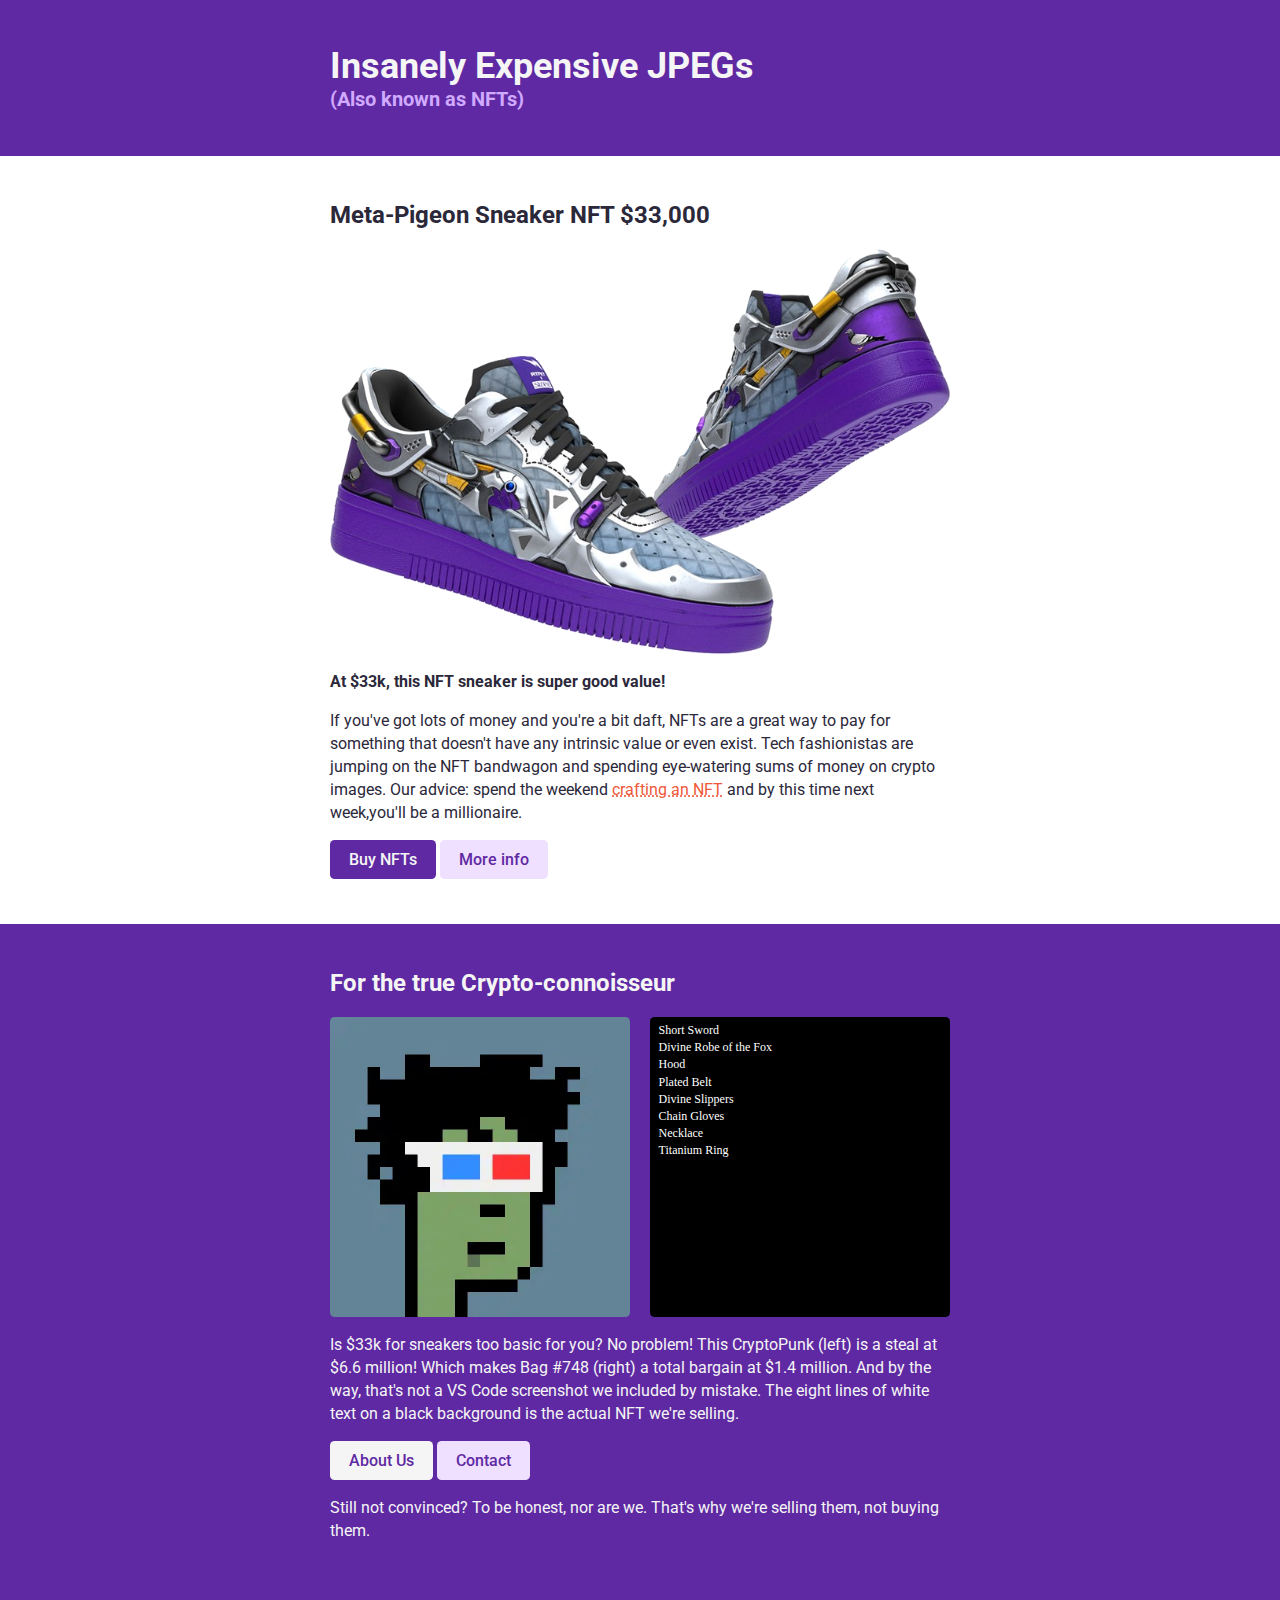
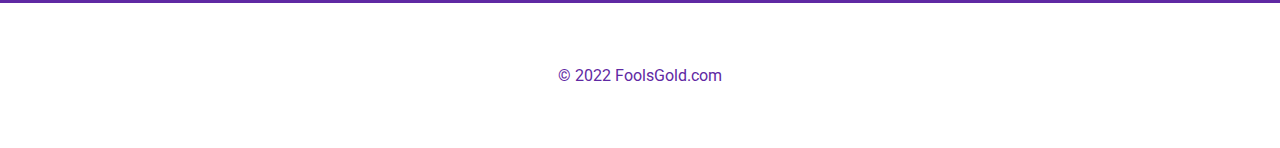
<file: 1-NFT Site/index.html>
<html>

<head>
	<link rel="preconnect" href="https://fonts.googleapis.com">
	<link rel="preconnect" href="https://fonts.gstatic.com" crossorigin>
	<link href="https://fonts.googleapis.com/css2?family=Roboto:wght@400;500;700&display=swap" rel="stylesheet">
	<link rel="stylesheet" href="index.css">
</head>

<body>
	<header>
		<div class="container">
			<h1>Insanely Expensive JPEGs</h1>
			<h3>(Also known as NFTs)</h3>
		</div>
	</header>
		<main>
			<section>
				<div class="container">
					<h2>Meta-Pigeon Sneaker NFT $33,000</h2>
					<img  src="images/sneakers-purple.png" alt="Purple and silver sneakers" class="main-image">
					<p><strong>At $33k, this NFT sneaker is super good value!</strong></p>
					<p>If you've got lots of money and you're a bit daft, NFTs are a great way to pay for something that doesn't have any intrinsic value or even exist. Tech fashionistas are jumping on the NFT bandwagon and spending eye-watering sums of money on crypto images. Our advice: spend the weekend <a href="">crafting an NFT</a> and by this time next week,you'll be a millionaire.</p>
					<a href="#" class="btn btn-dark">Buy NFTs</a>
					<a href="#" class="btn btn-mid">More info</a>
				</div>
			</section>
			
			<section class="section-two">
				<div class="container">
					<h2>For the true Crypto-connoisseur</h2>
					<div class="section-two-image-container">
						<img src="images/crypto-punk.jpg" alt="punk with blach hair and red and blue glasses" class="feature-image">
						<img src="images/bag.svg" alt="Seven items from a game listed in white on a black background" class="feature-image">
					</div>
					<p>Is $33k for sneakers too basic for you? No problem! This CryptoPunk (left) is a steal at $6.6 million! Which makes Bag #748 (right) a total bargain at $1.4 million. And by the way, that's not a VS Code screenshot we included by mistake. The eight lines of white text on a black background is the actual NFT we're selling.</p>
					<a href="#" class="btn btn-light">About Us</a>
					<a href="#" class="btn btn-mid">Contact</a>
					<p>Still not convinced? To be honest, nor are we. That's why we're selling them, not buying them.</p>
				</div>
			</section>
			
			<footer>
				<p>&copy; 2022 FoolsGold.com</p>
			</footer>
		</main>
	</body>

</html>
</file>
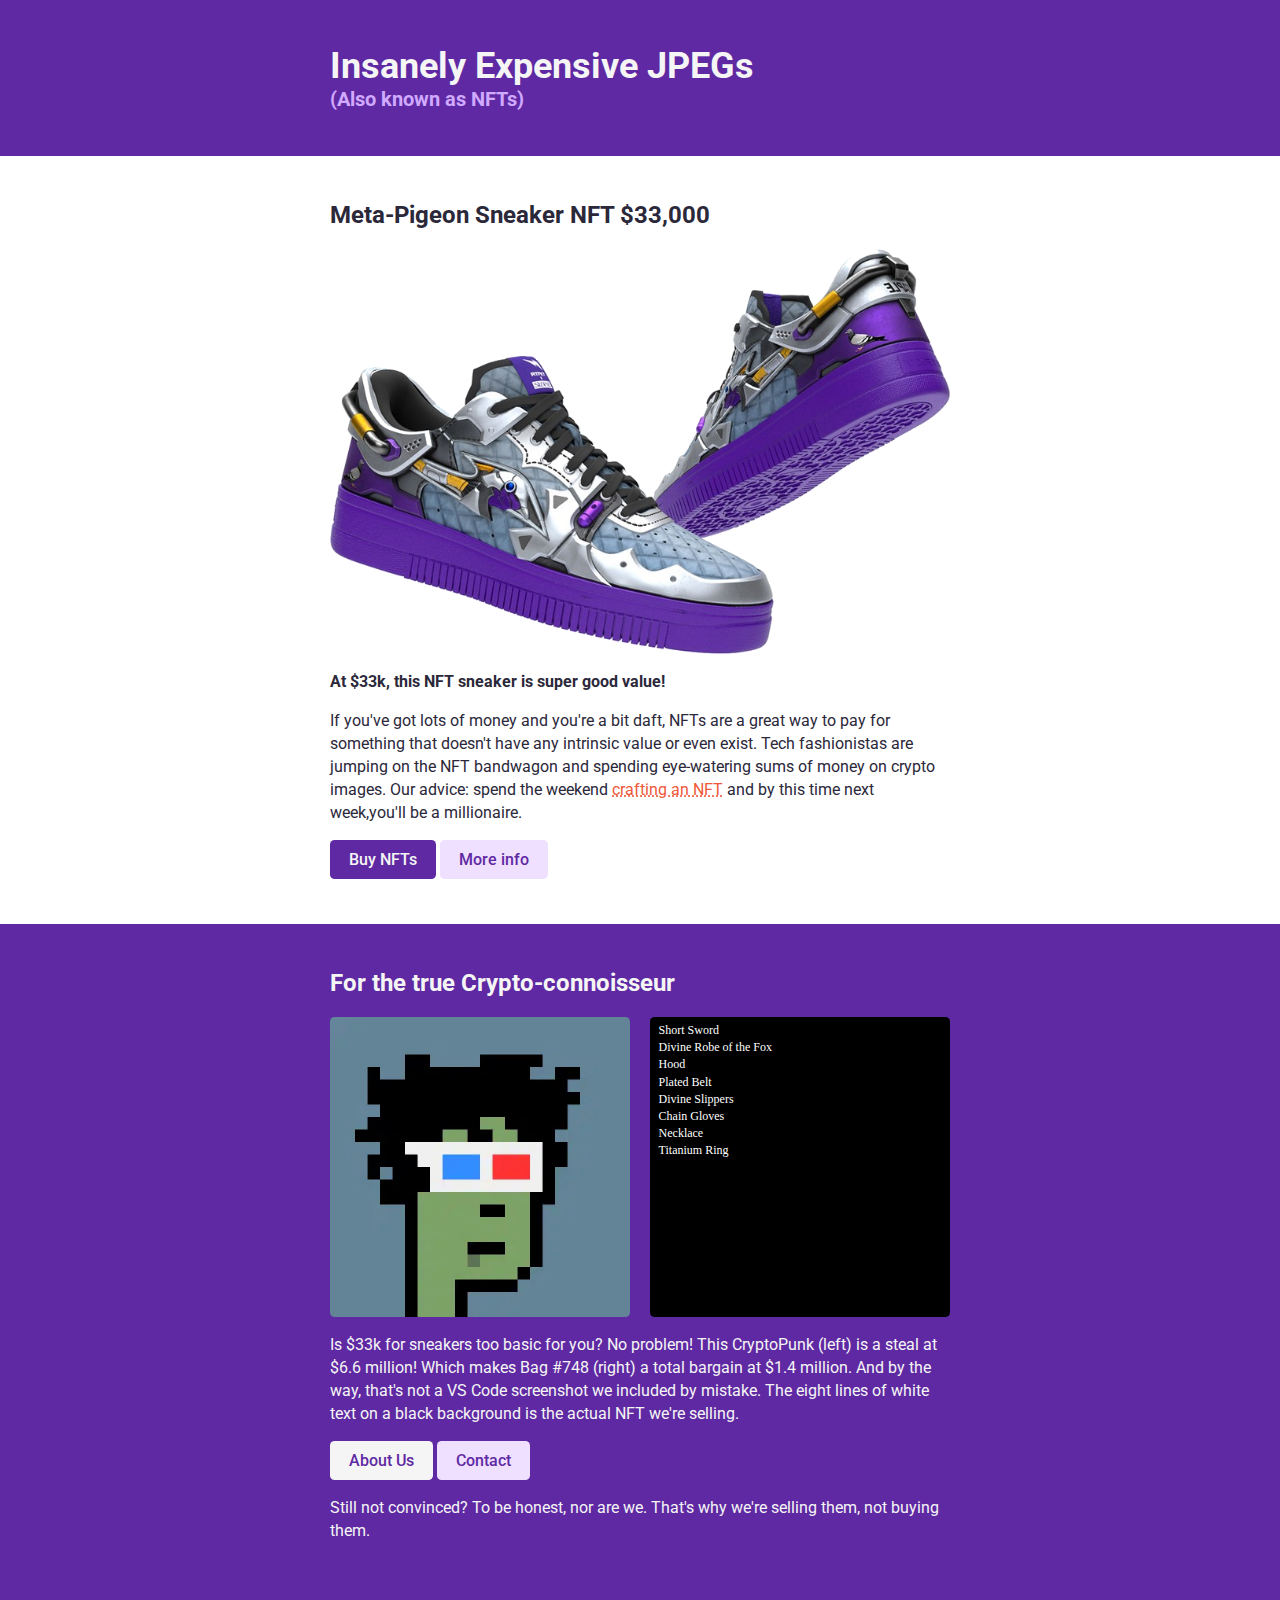
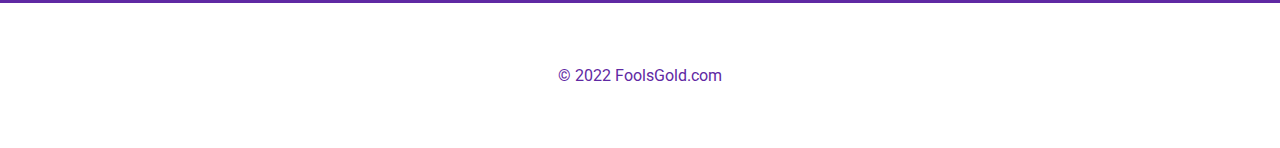
<file: 1-NFT-site/index.html>
<html>

<head>
	<link rel="preconnect" href="https://fonts.googleapis.com">
	<link rel="preconnect" href="https://fonts.gstatic.com" crossorigin>
	<link href="https://fonts.googleapis.com/css2?family=Roboto:wght@400;500;700&display=swap" rel="stylesheet">
	<link rel="stylesheet" href="index.css">
</head>

<body>
	<header>
		<div class="container">
			<h1>Insanely Expensive JPEGs</h1>
			<h3>(Also known as NFTs)</h3>
		</div>
	</header>
		<main>
			<section>
				<div class="container">
					<h2>Meta-Pigeon Sneaker NFT $33,000</h2>
					<img  src="images/sneakers-purple.png" alt="Purple and silver sneakers" class="main-image">
					<p><strong>At $33k, this NFT sneaker is super good value!</strong></p>
					<p>If you've got lots of money and you're a bit daft, NFTs are a great way to pay for something that doesn't have any intrinsic value or even exist. Tech fashionistas are jumping on the NFT bandwagon and spending eye-watering sums of money on crypto images. Our advice: spend the weekend <a href="">crafting an NFT</a> and by this time next week,you'll be a millionaire.</p>
					<a href="#" class="btn-dark">Buy NFTs</a>
					<a href="#" class="btn-mid">More info</a>
				</div>
			</section>
			
			<section class="section-two">
				<div class="container">
					<h2>For the true Crypto-connoisseur</h2>
					<div class="section-two-image-container">
						<img src="images/crypto-punk.jpg" alt="punk with blach hair and red and blue glasses" class="feature-image">
						<img src="images/bag.svg" alt="Seven items from a game listed in white on a black background" class="feature-image">
					</div>
					<p>Is $33k for sneakers too basic for you? No problem! This CryptoPunk (left) is a steal at $6.6 million! Which makes Bag #748 (right) a total bargain at $1.4 million. And by the way, that's not a VS Code screenshot we included by mistake. The eight lines of white text on a black background is the actual NFT we're selling.</p>
					<a href="#" class="btn-light">About Us</a>
					<a href="#" class="btn-mid">Contact</a>
					<p>Still not convinced? To be honest, nor are we. That's why we're selling them, not buying them.</p>
				</div>
			</section>
			
			<footer>
				<p>&copy; 2022 FoolsGold.com</p>
			</footer>
		</main>
	</body>

</html>
</file>
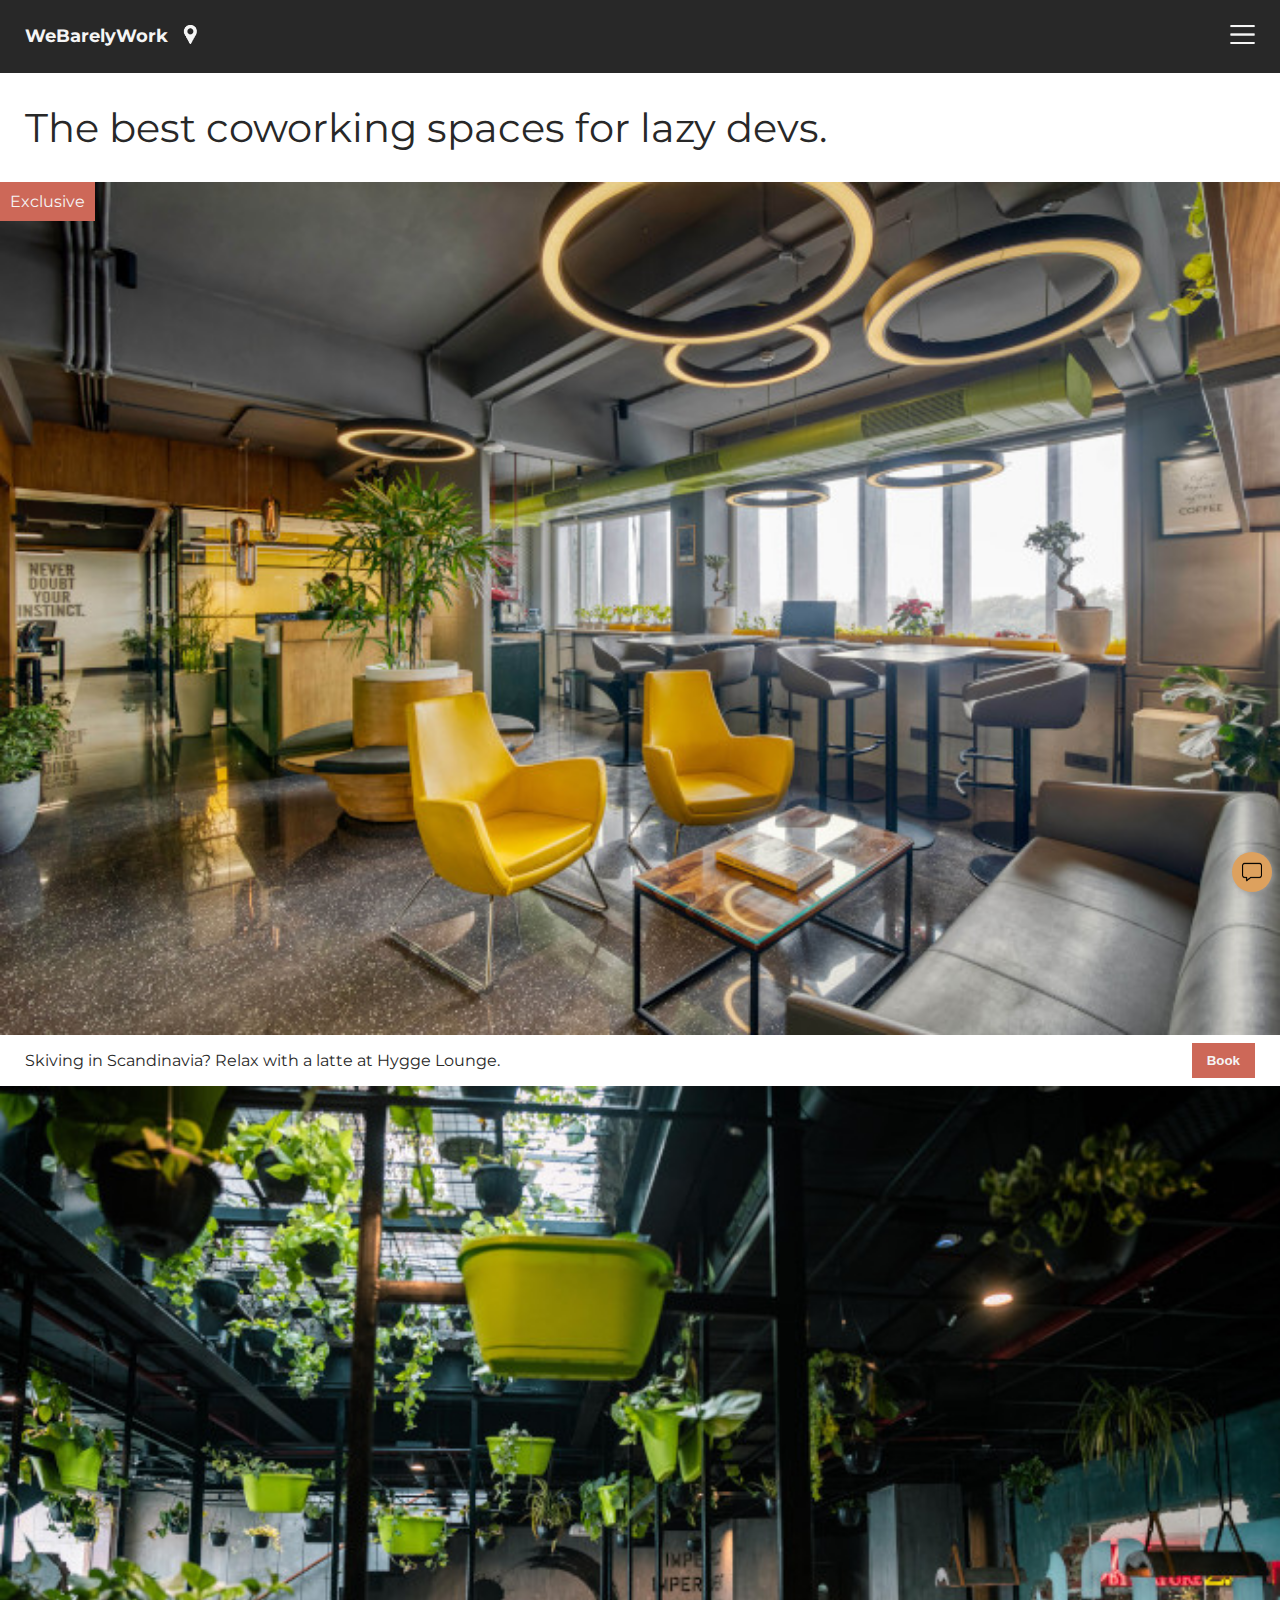
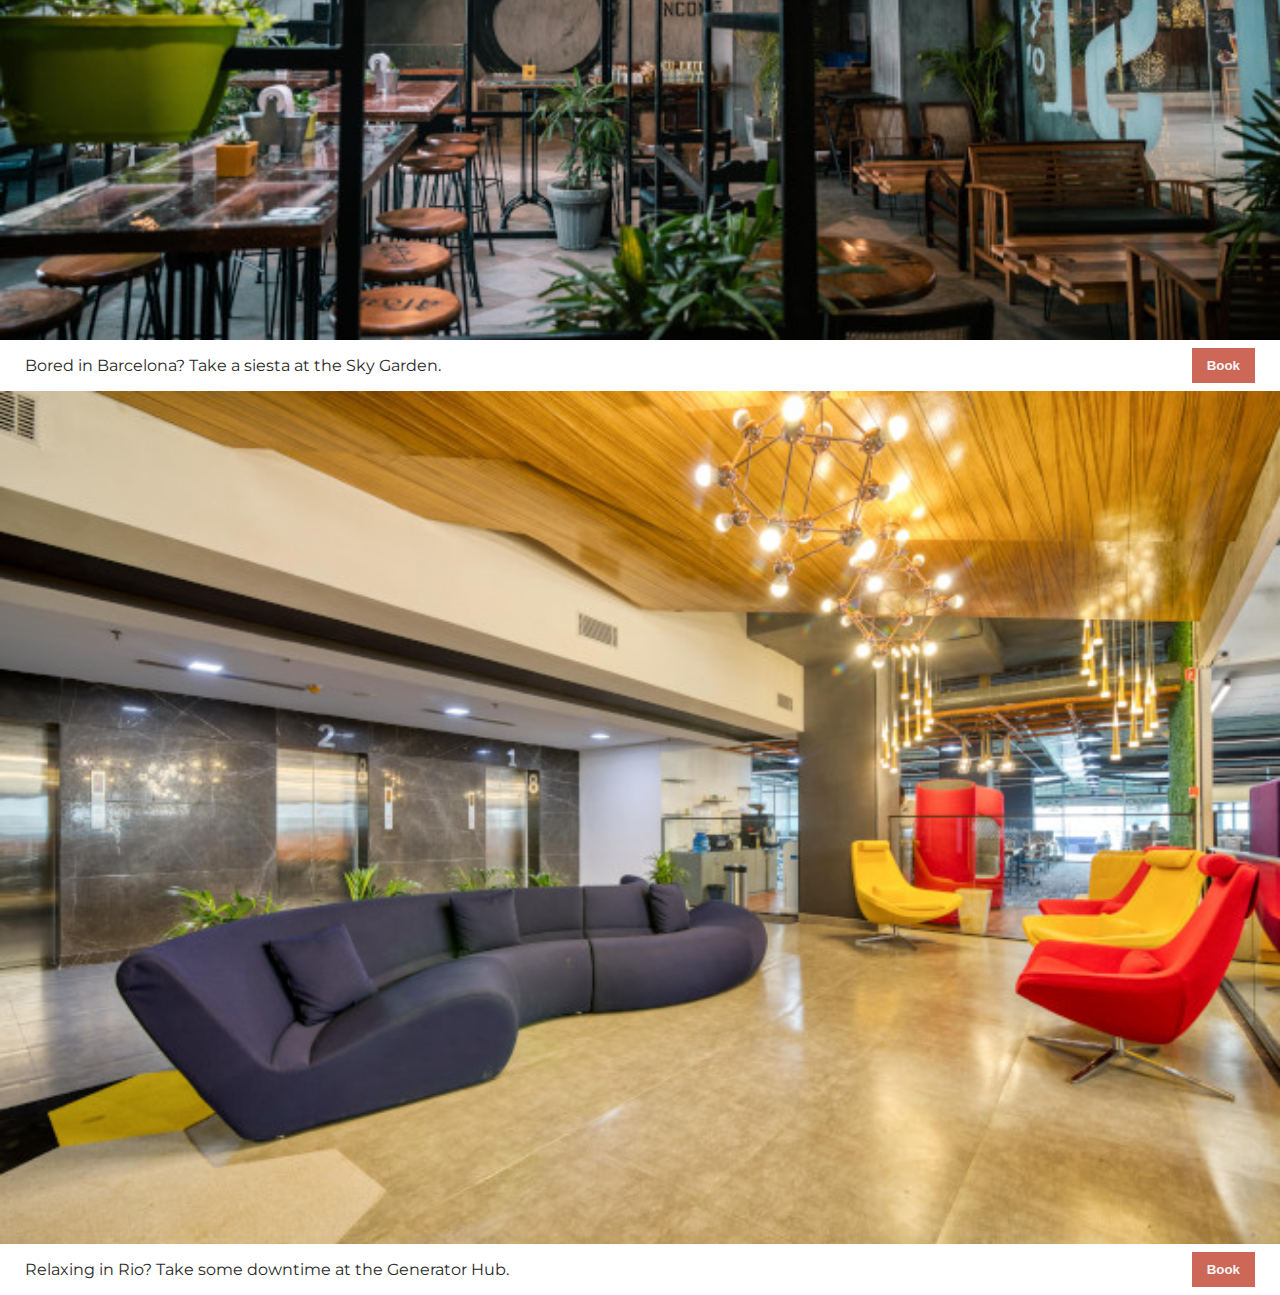
<file: 2-coworking-space-site/index.html>
<!doctype html>
<html>
	<head>
		<link rel="preconnect" href="https://fonts.googleapis.com">
		<link rel="preconnect" href="https://fonts.gstatic.com" crossorigin>
		<link href="https://fonts.googleapis.com/css2?family=Montserrat:wght@400;700&display=swap" rel="stylesheet">
		<link rel="stylesheet" href="index.css">
	</head>

	<body>
		<header>
			<nav>
				<ul>
					<li class="logo">
						WeBarelyWork
					</li>
					<li>
						<img src="images/pin.png" class="icon" alt="location">
					</li>
					<li class="align-right">
						<img src="images/burger.png" class="icon">
					</li>
				</ul>
			</nav>
		</header> 
		<main>
			<section>
				<h1>The best coworking spaces for lazy devs.</h1>
			</section>
			
			<section class="item">
				<img src="images/hygge.jpg" class="item-img" alt="A smart coworking space">
				<div class="img-banner">
					Exclusive
				</div>
				<div class="caption">
					<p>Skiving in Scandinavia? Relax with a latte at Hygge Lounge.</p>
					<button>Book</button>
				</div>
			</section> 
			
			<section class="item">
				<img src="images/sky-garden.jpg" class="item-img" alt="A coworking space with plants">
				<div class="caption">
					<p>Bored in Barcelona? Take a siesta at the Sky Garden.</p>
					<button>Book</button>
				</div>
			</section> 
			
			<section class="item">
				<img src="images/generator.jpg" class="item-img" alt="A comfortable coworking space">
				<div class="caption">
					<p>Relaxing in Rio? Take some downtime at the Generator Hub.</p>
					<button>Book</button>
				</div>
			</section>
			
		</main>
		<div class="chatbox-bg">
			<img src="images/message.png" class="chatbox-img" alt="chatbox">
		</div>
	</body>
</html>
</file>
<file: 1-NFT Site/index.css>
body{
    font-size: 16px;
    color: #2b283a;
    font-family: 'Roboto', sans-serif;
    margin: 0;
}

/* typography */

h1, h3{
    margin: 0;
}

h1{
    color: whitesmoke;
    font-size: 36px;
}

h2{
    margin-top: 0;
}

h3{
    color: #d0aaff;
    font-size: 20px;
}

p{
    line-height: 23px;
}

/* links */

a{
    color: #ef5839;
    text-decoration: underline dotted; 
}

a:hover, a:active{
    color: #d4b44c;
}

/* 
Challenge:
1. Refactor the CSS for these button-style
   links using two classes on each link
   element.
⚠️ Think what to call the new class you
   will need to create.
*/

.btn{
    padding: 10px 19px;
    border-radius: 4.6px;
    font-weight: 500;
    text-decoration: none;
    display: inline-block;
}

.btn-dark{
    background: #5f29a3;
    color: whitesmoke
}

.btn-mid{
    background: #F0E0FF; 
    color: #5f29a3; 
}

.btn-light{
    background: whitesmoke;
    color: #5f29a3; 
}

.btn:hover, 
.btn:active{
    background-color: #f3e885;
    color: #2b238a;
}

/* layout */

header, section, footer{
    padding: 45px 0;
}

header, .section-two{
    background-color: #5f29a3;
}

.section-two{
    color: whitesmoke;
}

.container{
    width: 620px;
    margin: 0 auto;
}

.main-image{
    width:100%;
}

.section-two-image-container{
    display: flex;
    justify-content: space-between;
}

.feature-image{
    width: 300px;
    border-radius: 4.6px;
}

footer{
    text-align: center;
    color: #5f29a3;
}
</file>
<file: 1-NFT-site/index.css>
body{
    font-size: 16px;
    color: #2b283a;
    font-family: 'Roboto', sans-serif;
    margin: 0;
}

/* typography */

h1, h3{
    margin: 0;
}

h1{
    color: whitesmoke;
    font-size: 36px;
}

h2{
    margin-top: 0;
}

h3{
    color: #d0aaff;
    font-size: 20px;
}

p{
    line-height: 23px;
}

/* links */

a{
    color: #ef5839;
    text-decoration: underline dotted; 
}

a:hover, a:active{
    color: #d4b44c;
}

/* 
Challenge:
1. Refactor the CSS for these button-style
   links using two classes on each link
   element.
⚠️ Think what to call the new class you
   will need to create.
*/

.btn-dark, 
.btn-mid, 
.btn-light{
    padding: 10px 19px;
    border-radius: 4.6px;
    font-weight: 500;
    text-decoration: none;
    display: inline-block;
}

.btn-dark{
    background: #5f29a3;
    color: whitesmoke
}

.btn-mid{
    background: #F0E0FF; 
    color: #5f29a3; 
}

.btn-light{
    background: whitesmoke;
    color: #5f29a3; 
}

.btn-dark:hover, 
.btn-mid:hover, 
.btn-light:hover,
.btn-dark:active, 
.btn-mid:active, 
.btn-light:active{
    background-color: #f3e885;
    color: #2b238a;

}

/* layout */

header, section, footer{
    padding: 45px 0;
}

header, .section-two{
    background-color: #5f29a3;
}

.section-two{
    color: whitesmoke;
}

.container{
    width: 620px;
    margin: 0 auto;
}

.main-image{
    width:100%;
}

.section-two-image-container{
    display: flex;
    justify-content: space-between;
}

.feature-image{
    width: 300px;
    border-radius: 4.6px;
}

footer{
    text-align: center;
    color: #5f29a3;
}
</file>
<file: 2-coworking-space-site/index.css>
body {
    margin: 0;
    padding: 0;
    font-family: 'Montserrat', sans-serif;
    color: #282828;
}

header {
    background-color: #282828;
    color: whitesmoke;
}

.logo {
    font-size: 18px;
    font-weight: 700;
}

ul {
    display: flex;
    list-style-type: none;
    align-items: center;
    margin: 0;
    padding: 25px;
    gap: 10px
}

li {
    cursor: pointer;
}

.icon {
    width: 25px;
}

.align-right {
    margin-left: auto;
} 

h1 {
    font-size: 40px;
    font-weight: 400;
    margin: 30px 25px;
}

.item {
    position: relative;
}

.item-img {
    display: block;
    width: 100%;
}

.caption {
    display: flex;
    justify-content: space-between;
    gap: 20px;
    margin: 0 25px;
}

.img-banner { 
    position: absolute;
    top: 0;
    left: 0;
    background-color: #cd6858;
    color: whitesmoke;
    padding: 10px;
}

button {
    align-self: center;
    border: none;
    background-color: #cd6858;
    color: whitesmoke;
    padding: 10px 15px;
    font-weight: 700;
    cursor: pointer;
}

.chatbox-bg {
/*
Challenge:
1. Position the chatbox in the bottom 
   corner of the window, 6px from bottom
   and 6px from the right. 
*/
    position: fixed;
    justify-content: center;
    align-items: center;
    bottom: 8px;
    right: 8px;
    background-color: #dda15e;
    width: 40px;
    height: 40px;
    border-radius: 50%;
    cursor: pointer;
    box-shadow: 1px 1px 5px #999;
    display: flex;
}

.chatbox-img {

    width: 20px;
    height: 20px; 
}
</file>
